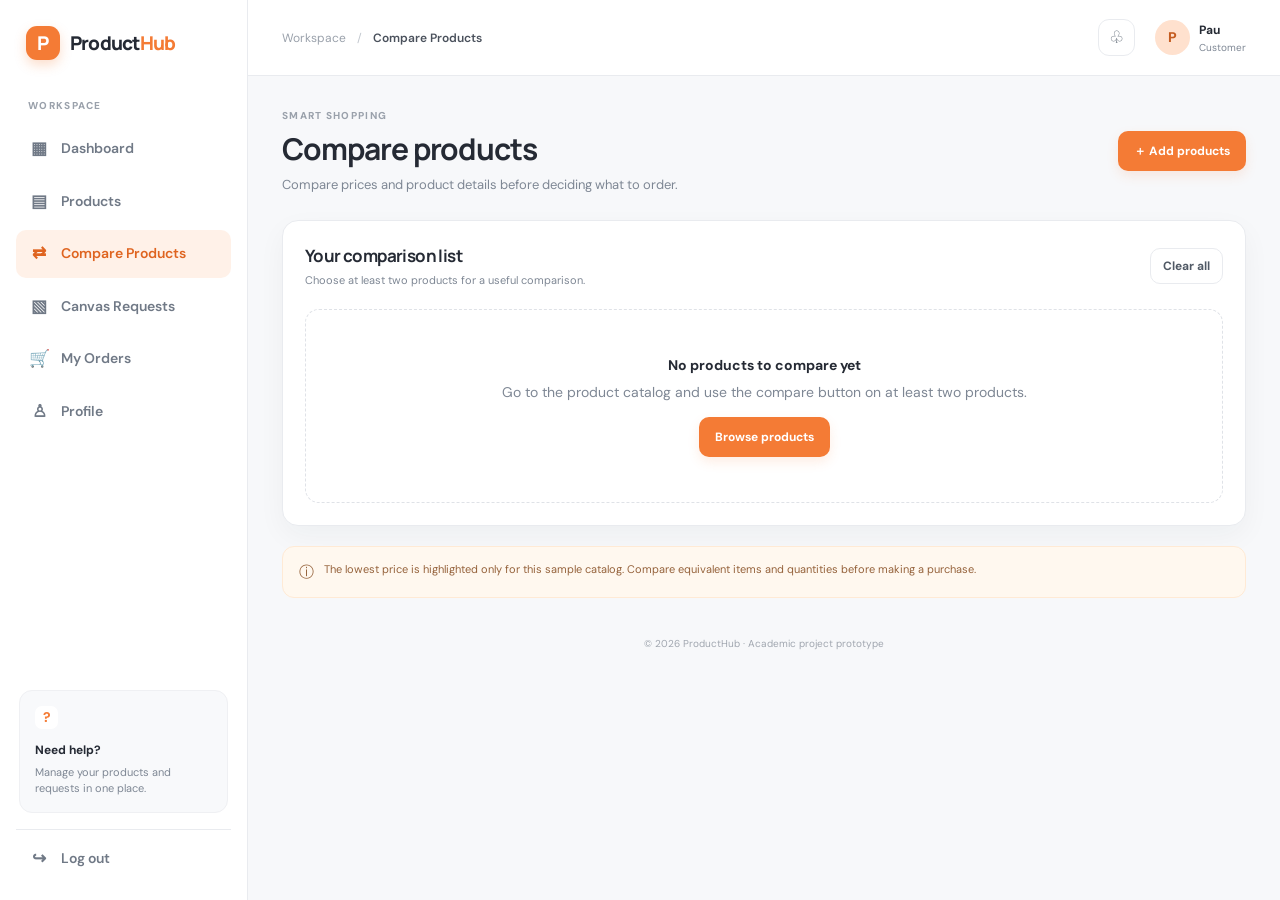
<file: compare.html>
<!DOCTYPE html>
<html lang="en"><head><meta charset="UTF-8"><meta name="viewport" content="width=device-width, initial-scale=1.0"><title>Compare Products | ProductHub</title><link rel="stylesheet" href="css/style.css"><script src="js/compare.js" defer></script><script src="js/main.js" defer></script></head>
<body data-page="compare"><div class="app-shell"><aside class="sidebar" id="sidebar"><a class="brand" href="index.html"><span class="brand-mark">P</span><span>Product<span class="brand-accent">Hub</span></span></a><div class="sidebar-label">WORKSPACE</div><nav class="nav-menu" aria-label="Main navigation"><a class="nav-link" href="index.html"><span class="nav-icon">▦</span> Dashboard</a><a class="nav-link" href="products.html"><span class="nav-icon">▤</span> Products</a><a class="nav-link active" href="compare.html"><span class="nav-icon">⇄</span> Compare Products</a><a class="nav-link" href="requests.html"><span class="nav-icon">▧</span> Canvas Requests</a><a class="nav-link" href="orders.html"><span class="nav-icon">🛒</span> My Orders</a><a class="nav-link" href="profile.html"><span class="nav-icon">♙</span> Profile</a></nav><div class="sidebar-bottom"><div class="help-card"><span class="help-icon">?</span><strong>Need help?</strong><p>Manage your products and requests in one place.</p></div><a class="nav-link logout-link" href="login.html" data-logout><span class="nav-icon">↪</span> Log out</a></div></aside><main class="main-area"><header class="topbar"><button class="icon-button menu-toggle" id="menuToggle" aria-label="Toggle navigation">☰</button><div class="breadcrumbs">Workspace <span>/</span> <strong>Compare Products</strong></div><div class="topbar-actions"><a class="icon-button" href="requests.html" aria-label="Notifications">♧</a><div class="user-mini"><div class="avatar">P</div><div><strong id="headerUser">Pau</strong><small>Customer</small></div></div></div></header><div class="page-content"><section class="welcome-row"><div><p class="eyebrow">SMART SHOPPING</p><h1>Compare products</h1><p class="muted">Compare prices and product details before deciding what to order.</p></div><a class="button button-primary" href="products.html">＋ Add products</a></section><div class="panel"><div class="panel-heading"><div><h2>Your comparison list</h2><p class="muted">Choose at least two products for a useful comparison.</p></div><button class="button button-outline button-small" id="clearCompare">Clear all</button></div><div id="comparisonContent" class="table-wrap"></div><p class="form-message" id="compareMessage" role="status"></p></div><div class="notice"><span>ⓘ</span><p>The lowest price is highlighted only for this sample catalog. Compare equivalent items and quantities before making a purchase.</p></div><footer class="footer">© 2026 ProductHub · Academic project prototype</footer></div></main></div><div class="sidebar-overlay" id="sidebarOverlay"></div><div class="toast" id="toast" role="status" aria-live="polite"></div></body></html>
</file>
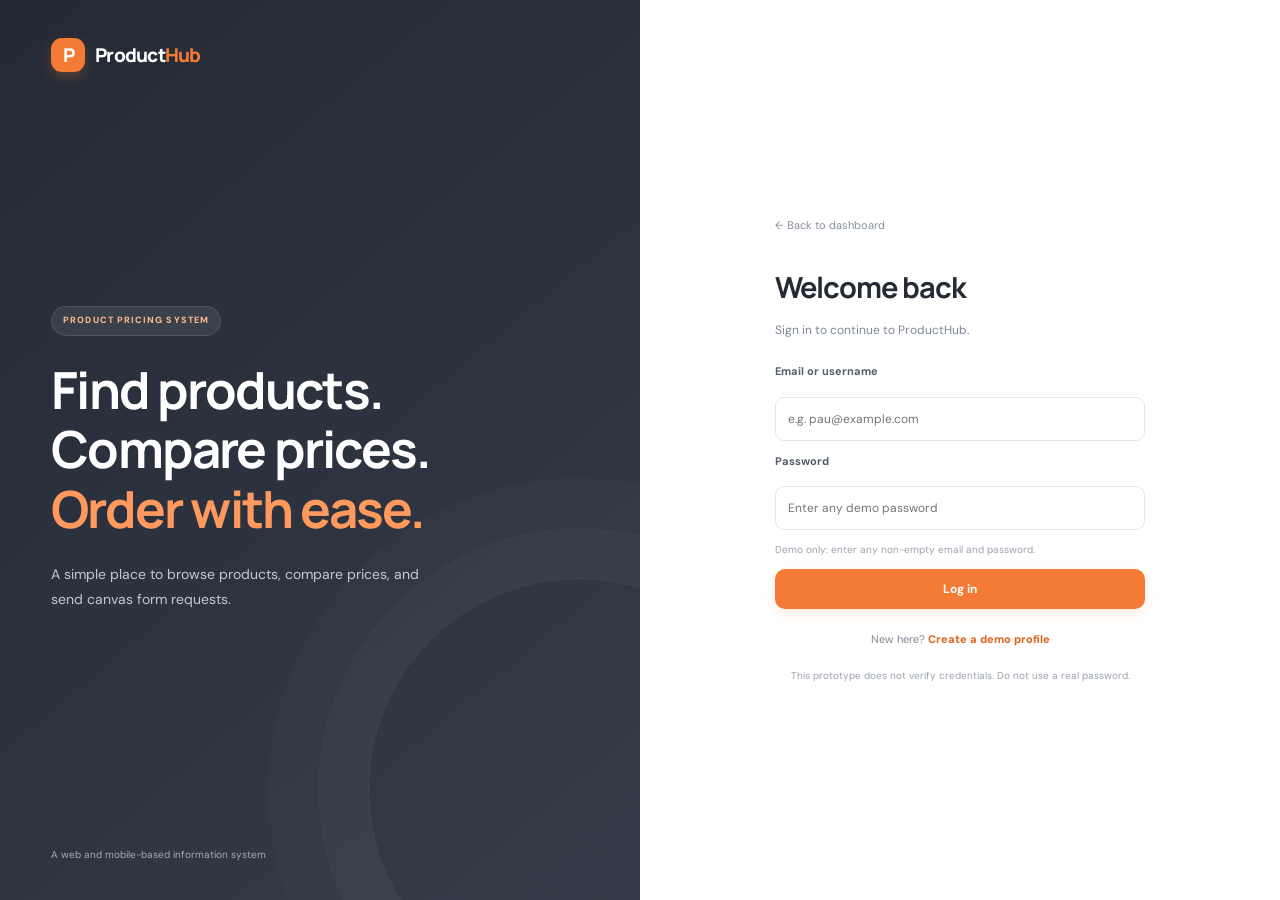
<file: login.html>
<!DOCTYPE html>
<html lang="en">
<head><meta charset="UTF-8"><meta name="viewport" content="width=device-width, initial-scale=1.0"><title>Login | ProductHub</title><link rel="stylesheet" href="css/style.css"><script src="js/main.js" defer></script></head>
<body class="auth-body" data-page="login">
  <main class="auth-layout">
    <section class="auth-visual"><a class="brand brand-light" href="index.html"><span class="brand-mark">P</span><span>Product<span class="brand-accent">Hub</span></span></a><div class="auth-message"><span class="pill">PRODUCT PRICING SYSTEM</span><h1>Find products.<br>Compare prices.<br><span>Order with ease.</span></h1><p>A simple place to browse products, compare prices, and send canvas form requests.</p></div><div class="auth-visual-foot">A web and mobile-based information system</div></section>
    <section class="auth-form-wrap"><form class="auth-form" id="loginForm"><a class="back-link" href="index.html">← Back to dashboard</a><h2>Welcome back</h2><p class="muted">Sign in to continue to ProductHub.</p><label for="loginEmail">Email or username</label><input id="loginEmail" name="email" type="text" placeholder="e.g. pau@example.com" autocomplete="username" required><label for="loginPassword">Password</label><input id="loginPassword" name="password" type="password" placeholder="Enter any demo password" autocomplete="current-password" required><p class="form-hint">Demo only: enter any non-empty email and password.</p><p class="form-message" id="loginMessage" role="status"></p><button class="button button-primary button-full" type="submit">Log in</button><p class="auth-bottom">New here? <a href="#" id="registerLink">Create a demo profile</a></p><p class="tiny-note">This prototype does not verify credentials. Do not use a real password.</p></form></section>
  </main>
</body></html>
</file>
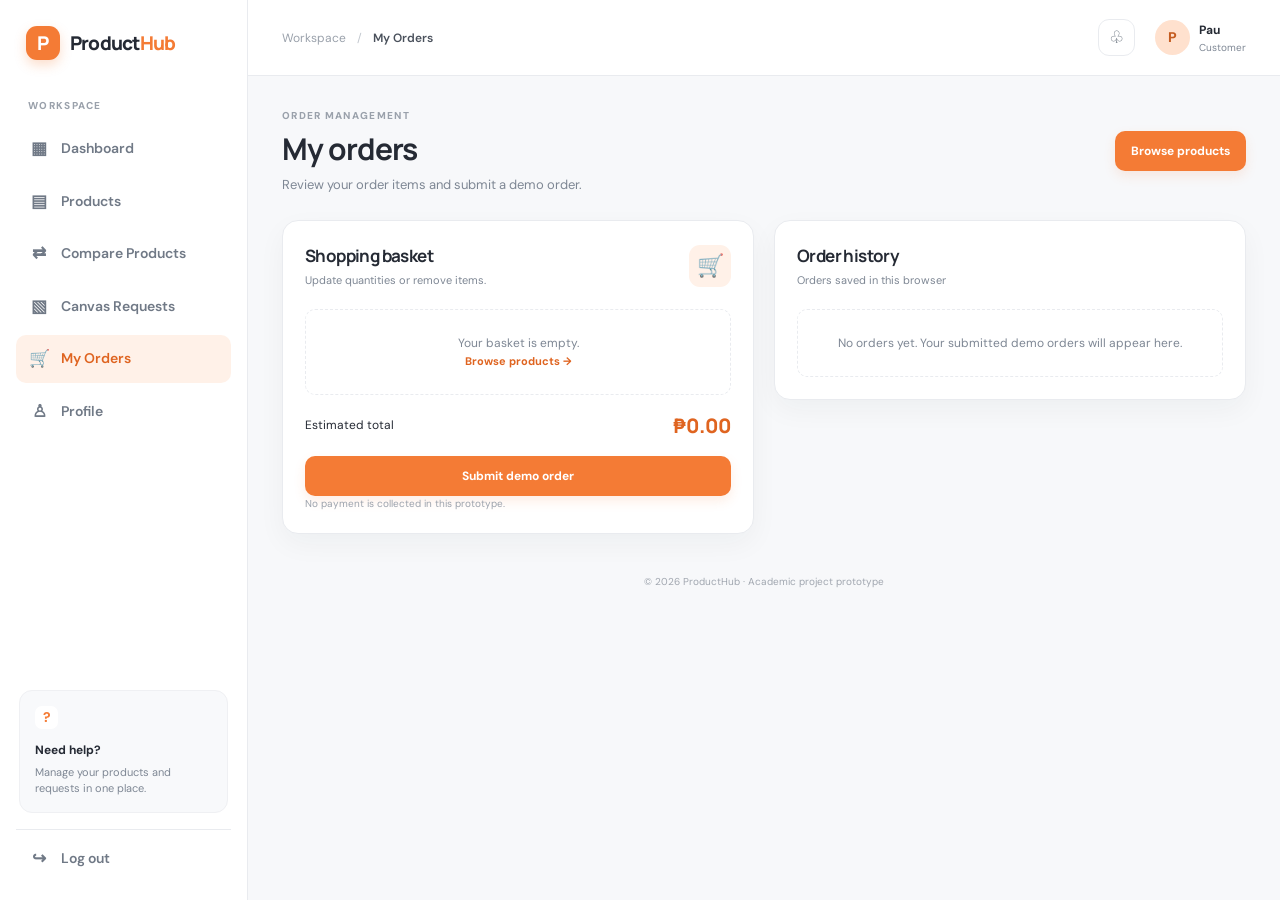
<file: orders.html>
<!DOCTYPE html>
<html lang="en"><head><meta charset="UTF-8"><meta name="viewport" content="width=device-width, initial-scale=1.0"><title>My Orders | ProductHub</title><link rel="stylesheet" href="css/style.css"><script src="js/orders.js" defer></script><script src="js/main.js" defer></script></head>
<body data-page="orders"><div class="app-shell"><aside class="sidebar" id="sidebar"><a class="brand" href="index.html"><span class="brand-mark">P</span><span>Product<span class="brand-accent">Hub</span></span></a><div class="sidebar-label">WORKSPACE</div><nav class="nav-menu" aria-label="Main navigation"><a class="nav-link" href="index.html"><span class="nav-icon">▦</span> Dashboard</a><a class="nav-link" href="products.html"><span class="nav-icon">▤</span> Products</a><a class="nav-link" href="compare.html"><span class="nav-icon">⇄</span> Compare Products</a><a class="nav-link" href="requests.html"><span class="nav-icon">▧</span> Canvas Requests</a><a class="nav-link active" href="orders.html"><span class="nav-icon">🛒</span> My Orders</a><a class="nav-link" href="profile.html"><span class="nav-icon">♙</span> Profile</a></nav><div class="sidebar-bottom"><div class="help-card"><span class="help-icon">?</span><strong>Need help?</strong><p>Manage your products and requests in one place.</p></div><a class="nav-link logout-link" href="login.html" data-logout><span class="nav-icon">↪</span> Log out</a></div></aside><main class="main-area"><header class="topbar"><button class="icon-button menu-toggle" id="menuToggle" aria-label="Toggle navigation">☰</button><div class="breadcrumbs">Workspace <span>/</span> <strong>My Orders</strong></div><div class="topbar-actions"><a class="icon-button" href="requests.html" aria-label="Notifications">♧</a><div class="user-mini"><div class="avatar">P</div><div><strong id="headerUser">Pau</strong><small>Customer</small></div></div></div></header><div class="page-content"><section class="welcome-row"><div><p class="eyebrow">ORDER MANAGEMENT</p><h1>My orders</h1><p class="muted">Review your order items and submit a demo order.</p></div><a class="button button-primary" href="products.html">Browse products</a></section><div class="two-column-layout"><section class="panel"><div class="panel-heading"><div><h2>Shopping basket</h2><p class="muted">Update quantities or remove items.</p></div><span class="cart-symbol">🛒</span></div><div id="cartItems"></div><div class="cart-total"><span>Estimated total</span><strong id="cartTotal">₱0.00</strong></div><button class="button button-primary button-full" id="submitOrder">Submit demo order</button><p class="form-message" id="orderMessage" role="status"></p><p class="tiny-note">No payment is collected in this prototype.</p></section><section class="panel"><div class="panel-heading"><div><h2>Order history</h2><p class="muted">Orders saved in this browser</p></div></div><div id="orderHistory" class="request-list"></div></section></div><footer class="footer">© 2026 ProductHub · Academic project prototype</footer></div></main></div><div class="sidebar-overlay" id="sidebarOverlay"></div><div class="toast" id="toast" role="status" aria-live="polite"></div></body></html>
</file>
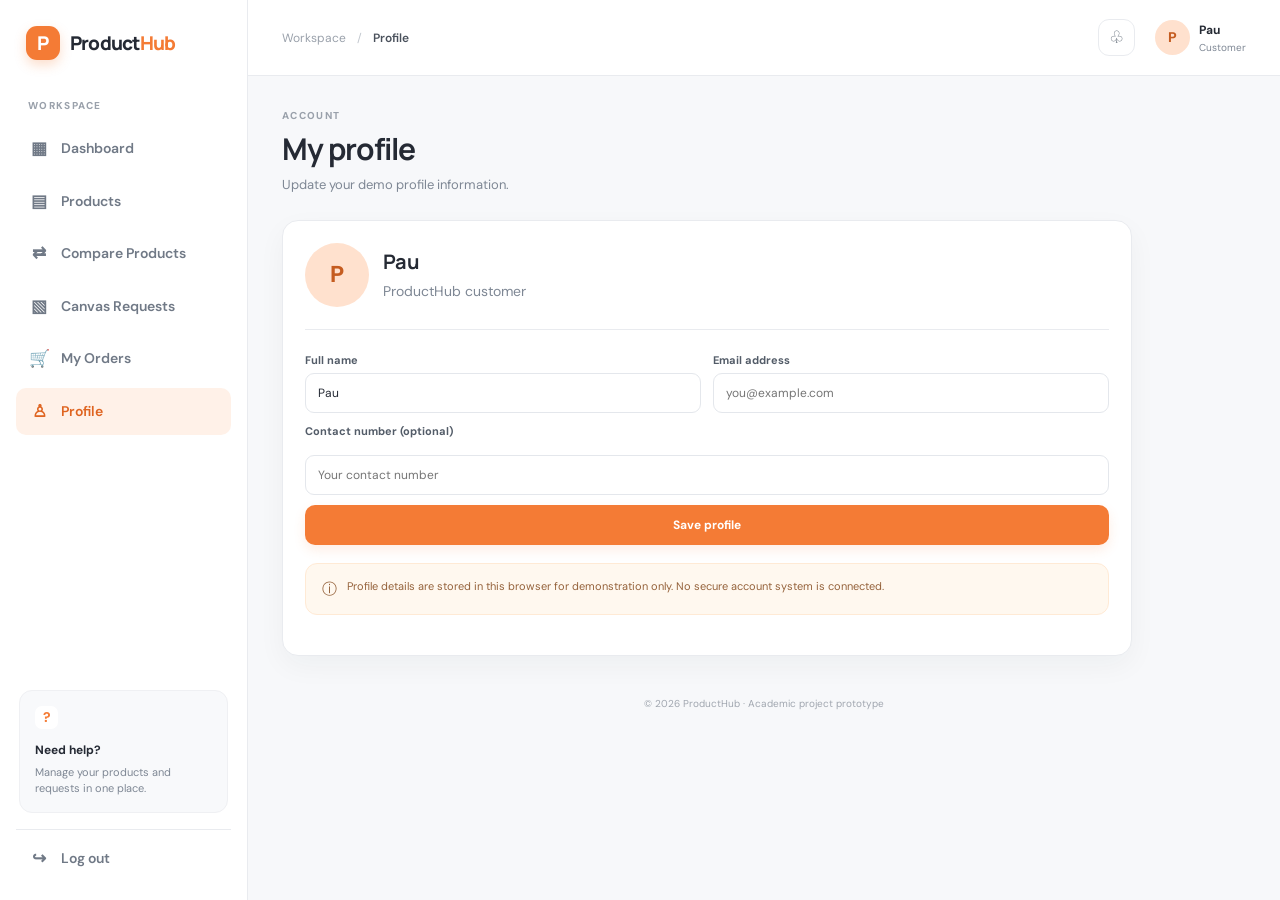
<file: profile.html>
<!DOCTYPE html>
<html lang="en"><head><meta charset="UTF-8"><meta name="viewport" content="width=device-width, initial-scale=1.0"><title>Profile | ProductHub</title><link rel="stylesheet" href="css/style.css"><script src="js/main.js" defer></script></head>
<body data-page="profile"><div class="app-shell"><aside class="sidebar" id="sidebar"><a class="brand" href="index.html"><span class="brand-mark">P</span><span>Product<span class="brand-accent">Hub</span></span></a><div class="sidebar-label">WORKSPACE</div><nav class="nav-menu" aria-label="Main navigation"><a class="nav-link" href="index.html"><span class="nav-icon">▦</span> Dashboard</a><a class="nav-link" href="products.html"><span class="nav-icon">▤</span> Products</a><a class="nav-link" href="compare.html"><span class="nav-icon">⇄</span> Compare Products</a><a class="nav-link" href="requests.html"><span class="nav-icon">▧</span> Canvas Requests</a><a class="nav-link" href="orders.html"><span class="nav-icon">🛒</span> My Orders</a><a class="nav-link active" href="profile.html"><span class="nav-icon">♙</span> Profile</a></nav><div class="sidebar-bottom"><div class="help-card"><span class="help-icon">?</span><strong>Need help?</strong><p>Manage your products and requests in one place.</p></div><a class="nav-link logout-link" href="login.html" data-logout><span class="nav-icon">↪</span> Log out</a></div></aside><main class="main-area"><header class="topbar"><button class="icon-button menu-toggle" id="menuToggle" aria-label="Toggle navigation">☰</button><div class="breadcrumbs">Workspace <span>/</span> <strong>Profile</strong></div><div class="topbar-actions"><a class="icon-button" href="requests.html" aria-label="Notifications">♧</a><div class="user-mini"><div class="avatar" id="headerAvatar">P</div><div><strong id="headerUser">Pau</strong><small>Customer</small></div></div></div></header><div class="page-content"><section class="welcome-row"><div><p class="eyebrow">ACCOUNT</p><h1>My profile</h1><p class="muted">Update your demo profile information.</p></div></section><section class="panel profile-panel"><div class="profile-hero"><div class="avatar avatar-large" id="profileAvatar">P</div><div><h2 id="profileDisplayName">Pau</h2><p class="muted">ProductHub customer</p></div></div><form id="profileForm" class="stack-form"><div class="form-row"><div><label for="profileName">Full name</label><input id="profileName" name="name" required placeholder="Your name"></div><div><label for="profileEmail">Email address</label><input id="profileEmail" name="email" type="email" required placeholder="you@example.com"></div></div><label for="profileContact">Contact number (optional)</label><input id="profileContact" name="contact" placeholder="Your contact number"><p class="form-message" id="profileMessage" role="status"></p><button class="button button-primary" type="submit">Save profile</button></form><div class="notice"><span>ⓘ</span><p>Profile details are stored in this browser for demonstration only. No secure account system is connected.</p></div></section><footer class="footer">© 2026 ProductHub · Academic project prototype</footer></div></main></div><div class="sidebar-overlay" id="sidebarOverlay"></div></body></html>
</file>
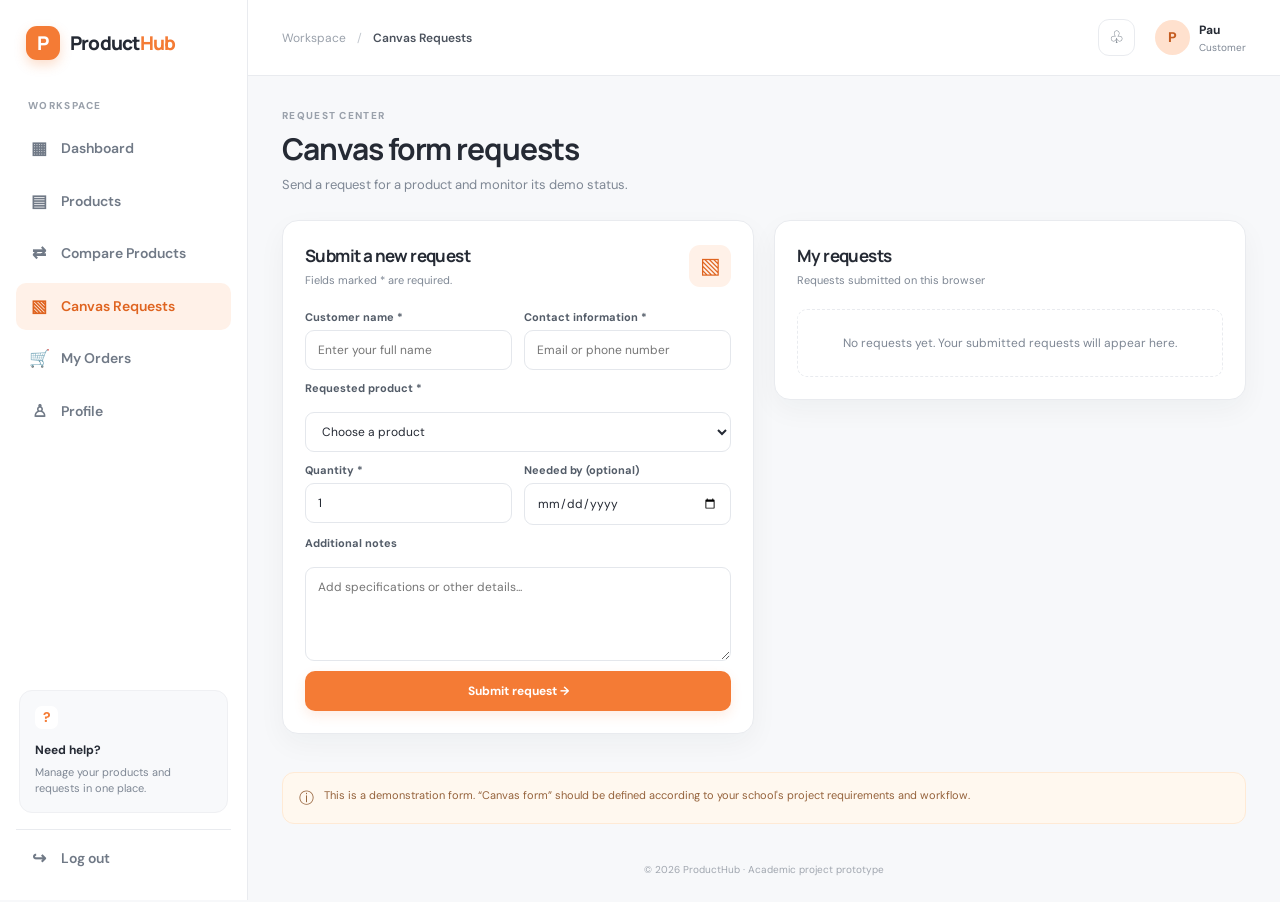
<file: requests.html>
<!DOCTYPE html>
<html lang="en"><head><meta charset="UTF-8"><meta name="viewport" content="width=device-width, initial-scale=1.0"><title>Canvas Requests | ProductHub</title><link rel="stylesheet" href="css/style.css"><script src="js/orders.js" defer></script><script src="js/main.js" defer></script></head>
<body data-page="requests"><div class="app-shell"><aside class="sidebar" id="sidebar"><a class="brand" href="index.html"><span class="brand-mark">P</span><span>Product<span class="brand-accent">Hub</span></span></a><div class="sidebar-label">WORKSPACE</div><nav class="nav-menu" aria-label="Main navigation"><a class="nav-link" href="index.html"><span class="nav-icon">▦</span> Dashboard</a><a class="nav-link" href="products.html"><span class="nav-icon">▤</span> Products</a><a class="nav-link" href="compare.html"><span class="nav-icon">⇄</span> Compare Products</a><a class="nav-link active" href="requests.html"><span class="nav-icon">▧</span> Canvas Requests</a><a class="nav-link" href="orders.html"><span class="nav-icon">🛒</span> My Orders</a><a class="nav-link" href="profile.html"><span class="nav-icon">♙</span> Profile</a></nav><div class="sidebar-bottom"><div class="help-card"><span class="help-icon">?</span><strong>Need help?</strong><p>Manage your products and requests in one place.</p></div><a class="nav-link logout-link" href="login.html" data-logout><span class="nav-icon">↪</span> Log out</a></div></aside><main class="main-area"><header class="topbar"><button class="icon-button menu-toggle" id="menuToggle" aria-label="Toggle navigation">☰</button><div class="breadcrumbs">Workspace <span>/</span> <strong>Canvas Requests</strong></div><div class="topbar-actions"><a class="icon-button" href="requests.html" aria-label="Notifications">♧</a><div class="user-mini"><div class="avatar">P</div><div><strong id="headerUser">Pau</strong><small>Customer</small></div></div></div></header><div class="page-content"><section class="welcome-row"><div><p class="eyebrow">REQUEST CENTER</p><h1>Canvas form requests</h1><p class="muted">Send a request for a product and monitor its demo status.</p></div></section><div class="two-column-layout"><section class="panel"><div class="panel-heading"><div><h2>Submit a new request</h2><p class="muted">Fields marked * are required.</p></div><span class="form-icon">▧</span></div><form id="requestForm" class="stack-form"><div class="form-row"><div><label for="requestName">Customer name *</label><input id="requestName" name="name" required placeholder="Enter your full name"></div><div><label for="requestContact">Contact information *</label><input id="requestContact" name="contact" required placeholder="Email or phone number"></div></div><label for="requestProduct">Requested product *</label><select id="requestProduct" name="product" required><option value="">Choose a product</option></select><div class="form-row"><div><label for="requestQuantity">Quantity *</label><input id="requestQuantity" name="quantity" type="number" min="1" max="999" value="1" required></div><div><label for="requestDate">Needed by (optional)</label><input id="requestDate" name="date" type="date"></div></div><label for="requestNotes">Additional notes</label><textarea id="requestNotes" name="notes" rows="4" placeholder="Add specifications or other details..."></textarea><p class="form-message" id="requestMessage" role="status"></p><button class="button button-primary" type="submit">Submit request →</button></form></section><section class="panel"><div class="panel-heading"><div><h2>My requests</h2><p class="muted">Requests submitted on this browser</p></div></div><div id="requestList" class="request-list"></div></section></div><div class="notice"><span>ⓘ</span><p>This is a demonstration form. “Canvas form” should be defined according to your school's project requirements and workflow.</p></div><footer class="footer">© 2026 ProductHub · Academic project prototype</footer></div></main></div><div class="sidebar-overlay" id="sidebarOverlay"></div><div class="toast" id="toast" role="status" aria-live="polite"></div></body></html>
</file>
<file: css/style.css>
@import url('https://fonts.googleapis.com/css2?family=DM+Sans:wght@400;500;600;700&family=Manrope:wght@400;500;600;700;800&display=swap');
:root{--orange:#f47b35;--orange-dark:#df6420;--orange-pale:#fff1e8;--ink:#252a34;--muted:#7e8794;--line:#e9ebef;--bg:#f7f8fa;--white:#fff;--green:#2f9b65;--shadow:0 10px 28px rgba(30,39,53,.045);--radius:16px}
*{box-sizing:border-box}body{margin:0;background:var(--bg);color:var(--ink);font-family:'DM Sans',Arial,sans-serif;font-size:14px;line-height:1.5}a{color:inherit;text-decoration:none}button,input,select,textarea{font:inherit}button,a,select{ -webkit-tap-highlight-color:transparent}button{cursor:pointer}h1,h2,h3,p{margin-top:0}h1,h2,h3{font-family:Manrope,'DM Sans',sans-serif;letter-spacing:-.035em}h1{font-size:30px;line-height:1.2;margin-bottom:8px}h2{font-size:17px;margin-bottom:4px}p{margin-bottom:0}.muted{color:var(--muted)}.eyebrow,.sidebar-label{font-size:10px;letter-spacing:.13em;font-weight:800;color:#9aa1ab;margin:0 0 8px}.app-shell{min-height:100vh}.sidebar{width:248px;background:#fff;border-right:1px solid var(--line);position:fixed;inset:0 auto 0 0;z-index:20;display:flex;flex-direction:column;padding:26px 16px 18px}.brand{display:flex;align-items:center;gap:10px;font-family:Manrope,sans-serif;font-weight:800;font-size:19px;letter-spacing:-.04em;padding:0 10px 38px}.brand-mark{width:34px;height:34px;display:grid;place-items:center;border-radius:11px;background:var(--orange);color:#fff;font-weight:800;box-shadow:0 5px 12px #f47b3540}.brand-accent{color:var(--orange)}.sidebar-label{padding:0 12px;margin-bottom:12px}.nav-menu{display:grid;gap:5px}.nav-link{display:flex;align-items:center;gap:12px;padding:11px 13px;border-radius:10px;color:#707986;font-weight:600;transition:background .15s,color .15s}.nav-link:hover{background:#f8f8fa;color:var(--ink)}.nav-link.active{background:var(--orange-pale);color:var(--orange-dark)}.nav-icon{width:20px;text-align:center;font-size:17px}.sidebar-bottom{margin-top:auto}.help-card{background:#f8f9fb;border:1px solid #eff0f3;border-radius:13px;padding:15px;margin:16px 3px 16px}.help-icon{width:23px;height:23px;display:grid;place-items:center;border-radius:7px;background:#fff;color:var(--orange);font-weight:800;margin-bottom:10px}.help-card strong{font-size:12px}.help-card p{font-size:11px;color:var(--muted);margin-top:4px}.logout-link{border-top:1px solid var(--line);border-radius:0;padding-top:16px}.main-area{margin-left:248px;min-height:100vh}.topbar{height:76px;background:rgba(255,255,255,.92);border-bottom:1px solid var(--line);display:flex;align-items:center;justify-content:space-between;padding:0 34px;position:sticky;top:0;z-index:10;backdrop-filter:blur(12px)}.breadcrumbs{color:#9aa1ab;font-size:12px}.breadcrumbs span{padding:0 8px;color:#c2c7ce}.breadcrumbs strong{color:#4a515c;font-weight:600}.topbar-actions{display:flex;align-items:center;gap:20px}.icon-button{display:inline-grid;place-items:center;width:37px;height:37px;border:1px solid var(--line);border-radius:11px;background:#fff;color:#636d79;font-size:17px}.icon-button:hover{border-color:#f5c5a9;color:var(--orange-dark)}.menu-toggle{display:none}.user-mini{display:flex;align-items:center;gap:9px}.user-mini strong,.user-mini small{display:block}.user-mini strong{font-size:12px}.user-mini small{font-size:10px;color:var(--muted);margin-top:1px}.avatar{width:35px;height:35px;border-radius:50%;background:#ffe1ce;color:#c55c20;display:grid;place-items:center;font-weight:800}.page-content{max-width:1450px;margin:0 auto;padding:32px 34px 20px}.welcome-row{display:flex;justify-content:space-between;align-items:center;gap:20px;margin-bottom:25px}.welcome-row .muted{font-size:13px}.button{border:0;display:inline-flex;align-items:center;justify-content:center;gap:8px;padding:11px 16px;border-radius:10px;font-weight:700;font-size:12px;transition:transform .15s,background .15s}.button:hover{transform:translateY(-1px)}.button-primary{background:var(--orange);color:#fff;box-shadow:0 5px 12px #f47b3522}.button-primary:hover{background:var(--orange-dark)}.button-outline{background:#fff;border:1px solid var(--line);color:#505965}.button-small{padding:8px 12px}.button-full{width:100%}.count-badge{background:var(--orange-pale);color:var(--orange-dark);padding:2px 7px;border-radius:8px}.stats-grid{display:grid;grid-template-columns:repeat(4,minmax(0,1fr));gap:16px;margin-bottom:22px}.stat-card,.panel{background:#fff;border:1px solid var(--line);border-radius:var(--radius);box-shadow:var(--shadow)}.stat-card{padding:19px}.stat-top{display:flex;align-items:center;justify-content:space-between;margin-bottom:15px}.stat-icon,.action-icon{width:37px;height:37px;border-radius:11px;display:grid;place-items:center;font-size:17px}.orange{background:#fff0e6;color:#e87530}.green{background:#e6f7ed;color:#278e59}.purple{background:#f1eaff;color:#8055bf}.blue{background:#e8f1ff;color:#4679ce}.stat-trend{font-size:10px;color:#929aa5;background:#f7f8fa;padding:5px 8px;border-radius:7px}.stat-card p{font-size:12px;color:#737d89;margin-bottom:5px}.stat-card>strong{font:800 27px Manrope,sans-serif;letter-spacing:-.04em;display:block;margin-bottom:5px}.stat-card small{font-size:10px;color:#a0a6af}.content-grid{display:grid;grid-template-columns:1.15fr .85fr;gap:20px}.panel{padding:22px;margin-bottom:20px;min-width:0}.panel-heading{display:flex;align-items:center;justify-content:space-between;gap:12px;margin-bottom:20px}.panel-heading .muted{font-size:11px;margin-top:4px}.text-link{font-size:11px;color:var(--orange-dark);font-weight:700;white-space:nowrap}.mini-product-list{display:grid}.mini-product{display:flex;align-items:center;gap:12px;padding:11px 0;border-bottom:1px solid #f0f1f3}.mini-product:last-child{border-bottom:0}.mini-product img{width:47px;height:47px;border-radius:11px;object-fit:cover;background:#f5f6f8}.mini-product-info{min-width:0;flex:1}.mini-product-info strong,.mini-product-info small{display:block}.mini-product-info strong{font-size:12px}.mini-product-info small{font-size:10px;color:var(--muted);margin-top:3px}.price{font-weight:800;color:var(--orange-dark);white-space:nowrap}.action-row{display:flex;align-items:center;gap:12px;padding:13px 0;border-bottom:1px solid #f0f1f3}.action-row:last-child{border-bottom:0}.action-icon{flex:none}.action-row>span:nth-child(2){flex:1}.action-row strong,.action-row small{display:block}.action-row strong{font-size:12px}.action-row small{font-size:10px;color:var(--muted);margin-top:3px}.action-row>b{color:#aab0b8;font-size:18px;font-weight:400}.notice{display:flex;gap:10px;align-items:flex-start;padding:14px 16px;border-radius:12px;background:#fff8ef;border:1px solid #ffead5;color:#95623b;font-size:11px;margin:18px 0}.notice>span{font-size:15px}.notice p{line-height:1.6}.footer{color:#a0a6af;font-size:10px;text-align:center;padding:20px 0 5px}.catalog-toolbar{display:flex;gap:12px;margin-bottom:20px}.search-box{display:flex;align-items:center;gap:9px;background:#fff;border:1px solid var(--line);border-radius:10px;padding:0 13px;flex:1;min-width:160px;color:#a1a7b0}.search-box input{border:0;outline:0;background:transparent;width:100%;height:42px;color:var(--ink)}select,input,textarea{border:1px solid #e4e7ec;border-radius:9px;padding:10px 12px;background:#fff;color:var(--ink);outline:none;min-width:0}select:focus,input:focus,textarea:focus{border-color:#f3a577;box-shadow:0 0 0 3px #f47b3518}.catalog-toolbar select{min-width:150px;font-size:11px}.product-grid{display:grid;grid-template-columns:repeat(4,minmax(0,1fr));gap:16px}.product-card{background:#fff;border:1px solid var(--line);border-radius:15px;overflow:hidden;transition:transform .18s,box-shadow .18s;min-width:0}.product-card:hover{transform:translateY(-3px);box-shadow:0 12px 25px #252a3410}.product-image-wrap{height:165px;background:#f4f5f7;position:relative;overflow:hidden}.product-image{width:100%;height:100%;object-fit:cover;display:block}.product-tag{position:absolute;top:10px;left:10px;background:#fff;border-radius:6px;padding:5px 7px;font-size:9px;font-weight:800;color:#6d7580}.product-card-body{padding:14px}.product-category{font-size:9px;color:#9ca3ad;text-transform:uppercase;letter-spacing:.08em}.product-card h3{font-size:13px;line-height:1.4;margin:5px 0 7px;min-height:36px}.product-description{font-size:10px;color:var(--muted);line-height:1.5;min-height:30px}.product-price-row{display:flex;align-items:center;justify-content:space-between;gap:5px;margin:12px 0}.product-price{font:800 17px Manrope,sans-serif;color:var(--orange-dark)}.stock{font-size:9px;color:var(--green);background:#eaf8ef;padding:4px 6px;border-radius:6px}.stock.out{color:#b94a48;background:#fff0ef}.product-actions{display:flex;gap:7px}.product-actions .button{flex:1;padding:9px 6px;font-size:10px}.product-actions .button-outline{padding:8px 5px}.empty-state{grid-column:1/-1;padding:45px 15px;text-align:center;background:#fff;border:1px dashed #dfe2e7;border-radius:14px;color:var(--muted)}.empty-state strong{display:block;color:var(--ink);margin-bottom:6px}.modal-backdrop{position:fixed;inset:0;z-index:50;background:#171b22a8;display:grid;place-items:center;padding:20px}.modal-backdrop[hidden]{display:none}.product-modal{max-width:760px;width:100%;max-height:90vh;overflow:auto;position:relative;padding:28px}.modal-close{position:absolute;right:14px;top:12px;border:0;background:#f5f6f8;width:32px;height:32px;border-radius:50%;font-size:22px}.detail-layout{display:grid;grid-template-columns:1fr 1fr;gap:25px;align-items:center}.detail-layout img{width:100%;aspect-ratio:1/1;object-fit:cover;border-radius:13px;background:#f4f5f7}.detail-layout h2{font-size:24px;margin:8px 0}.detail-layout .product-price{font-size:25px;margin:12px 0}.detail-layout p{color:var(--muted);line-height:1.7}.detail-meta{display:grid;gap:8px;margin:18px 0;font-size:12px}.detail-meta span{color:var(--muted)}.detail-actions{display:flex;gap:9px;flex-wrap:wrap}.toast{position:fixed;bottom:22px;right:22px;z-index:70;background:#252a34;color:#fff;padding:12px 17px;border-radius:10px;box-shadow:0 8px 25px #0002;font-size:12px;opacity:0;transform:translateY(8px);pointer-events:none;transition:.2s}.toast.show{opacity:1;transform:translateY(0)}.table-wrap{overflow-x:auto}.compare-table{width:100%;border-collapse:collapse;min-width:560px}.compare-table th,.compare-table td{padding:14px 15px;border-bottom:1px solid var(--line);text-align:left;font-size:12px}.compare-table th{background:#fafbfc;color:#69727e;font-size:10px;text-transform:uppercase;letter-spacing:.06em}.compare-table td:first-child{font-weight:700;color:#737d89;width:140px}.compare-table .lowest{color:#1e9157;font-weight:800;background:#f0fbf4}.compare-product-head{min-width:135px}.compare-product-head img{width:65px;height:60px;object-fit:cover;border-radius:9px;display:block;margin-bottom:8px}.compare-product-head strong{display:block;margin-bottom:5px}.remove-compare{border:0;background:transparent;color:#bd5b4e;font-size:10px;padding:0}.two-column-layout{display:grid;grid-template-columns:1fr 1fr;gap:20px;align-items:start}.stack-form{display:grid;gap:10px}.stack-form label,.auth-form label{display:block;font-size:11px;font-weight:700;color:#535c68;margin-bottom:5px}.stack-form input,.stack-form select,.stack-form textarea{width:100%;font-size:12px}.stack-form textarea{resize:vertical}.form-row{display:grid;grid-template-columns:1fr 1fr;gap:12px}.form-message{font-size:11px;color:#b5483e;min-height:0}.form-message:empty{display:none}.form-message.success{color:#258452}.form-icon,.cart-symbol{font-size:22px;background:var(--orange-pale);color:var(--orange-dark);border-radius:11px;width:42px;height:42px;display:grid;place-items:center}.request-list{display:grid;gap:10px}.request-item{border:1px solid #edf0f3;border-radius:11px;padding:13px}.request-item-top{display:flex;justify-content:space-between;gap:10px;align-items:start}.request-item strong{font-size:12px}.request-item p{font-size:10px;color:var(--muted);margin-top:5px;line-height:1.5}.status-pill{font-size:9px;font-weight:800;padding:5px 7px;border-radius:7px;background:#fff2d9;color:#9a6b16;white-space:nowrap}.status-pill.complete{background:#e8f8ef;color:#258452}.status-pill.processing{background:#eaf2ff;color:#3869b2}.empty-list{text-align:center;padding:24px 10px;color:var(--muted);font-size:12px;border:1px dashed var(--line);border-radius:10px}.cart-line{display:flex;align-items:center;gap:10px;padding:12px 0;border-bottom:1px solid #eff0f2}.cart-line img{width:50px;height:50px;object-fit:cover;border-radius:9px}.cart-line-info{flex:1;min-width:0}.cart-line-info strong,.cart-line-info small{display:block}.cart-line-info strong{font-size:11px}.cart-line-info small{font-size:10px;color:var(--muted);margin-top:3px}.quantity-control{display:flex;align-items:center;gap:7px}.quantity-control button{border:1px solid var(--line);background:#fff;border-radius:6px;width:24px;height:24px}.quantity-control span{font-size:11px;min-width:12px;text-align:center}.remove-line{border:0;background:transparent;color:#b84b42;font-size:17px}.cart-total{display:flex;justify-content:space-between;align-items:center;padding:17px 0;font-size:12px}.cart-total strong{font:800 20px Manrope,sans-serif;color:var(--orange-dark)}.tiny-note,.form-hint{font-size:10px;color:#9ba2ac;line-height:1.5}.profile-panel{max-width:850px}.profile-hero{display:flex;align-items:center;gap:14px;padding-bottom:22px;margin-bottom:22px;border-bottom:1px solid var(--line)}.profile-hero h2{font-size:20px}.avatar-large{width:64px;height:64px;font-size:23px}.auth-body{background:#fff;min-height:100vh}.auth-layout{min-height:100vh;display:grid;grid-template-columns:1fr 1fr}.auth-visual{background:linear-gradient(140deg,#242a35,#343c49);color:#fff;padding:38px 8%;display:flex;flex-direction:column;justify-content:space-between;position:relative;overflow:hidden}.auth-visual:after{content:"";position:absolute;width:420px;height:420px;border:1px solid #ffffff12;border-radius:50%;right:-150px;bottom:-100px;box-shadow:0 0 0 50px #ffffff06,0 0 0 100px #ffffff04}.brand-light{color:#fff;padding:0}.auth-message{position:relative;z-index:1;max-width:500px}.pill{display:inline-block;background:#ffffff15;color:#ffb98e;border:1px solid #ffffff1b;border-radius:30px;padding:7px 11px;font-size:9px;font-weight:800;letter-spacing:.12em}.auth-message h1{font-size:clamp(34px,4vw,54px);line-height:1.16;margin:24px 0}.auth-message h1 span{color:#ff995d}.auth-message p{color:#c3c9d2;max-width:390px;line-height:1.8}.auth-visual-foot{color:#a4acb8;font-size:10px;position:relative;z-index:1}.auth-form-wrap{display:grid;place-items:center;padding:35px}.auth-form{width:min(100%,370px);display:grid;gap:12px}.auth-form h2{font-size:29px;margin:20px 0 0}.auth-form>.muted{font-size:12px;margin-bottom:12px}.auth-form input{width:100%;height:44px;font-size:12px}.auth-form .back-link{font-size:11px;color:#858e9a}.auth-bottom{text-align:center;font-size:11px;color:var(--muted);margin-top:10px}.auth-bottom a{color:var(--orange-dark);font-weight:800}.auth-form .tiny-note{margin-top:8px;text-align:center}.sidebar-overlay{display:none}
@media(max-width:1200px){.stats-grid{grid-template-columns:repeat(2,minmax(0,1fr))}.product-grid{grid-template-columns:repeat(3,minmax(0,1fr))}.page-content{padding:27px 25px}.topbar{padding:0 25px}}
@media(max-width:900px){.sidebar{transform:translateX(-100%);transition:transform .22s;box-shadow:10px 0 35px #0000}.sidebar.open{transform:translateX(0);box-shadow:10px 0 35px #171b2220}.sidebar-overlay.show{display:block;position:fixed;inset:0;background:#15192270;z-index:15}.main-area{margin-left:0}.menu-toggle{display:inline-grid}.topbar{justify-content:flex-start;gap:14px}.breadcrumbs{flex:1}.content-grid,.two-column-layout{grid-template-columns:1fr}.product-grid{grid-template-columns:repeat(3,minmax(0,1fr))}.auth-layout{grid-template-columns:.8fr 1.2fr}.auth-visual{padding:30px 7%}}
@media(max-width:650px){h1{font-size:26px}.page-content{padding:23px 15px}.topbar{height:64px;padding:0 15px;gap:10px}.topbar-actions{gap:9px}.topbar-actions>.icon-button{display:none}.user-mini small{display:none}.welcome-row{align-items:flex-start;flex-direction:column}.welcome-row>.button{align-self:stretch}.stats-grid{gap:10px}.stat-card{padding:14px}.stat-card>strong{font-size:23px}.stat-card p{font-size:11px}.stat-card small{font-size:9px}.content-grid{gap:0}.panel{padding:17px;margin-bottom:15px}.catalog-toolbar{flex-wrap:wrap}.search-box{flex-basis:100%}.catalog-toolbar select{flex:1;min-width:0;width:50%}.product-grid{grid-template-columns:repeat(2,minmax(0,1fr));gap:10px}.product-image-wrap{height:135px}.product-card-body{padding:11px}.product-card h3{font-size:12px}.product-price{font-size:15px}.product-actions{flex-wrap:wrap}.product-actions .button{font-size:9px}.form-row{grid-template-columns:1fr;gap:10px}.detail-layout{grid-template-columns:1fr}.detail-layout img{max-height:230px}.product-modal{padding:20px}.auth-layout{grid-template-columns:1fr}.auth-visual{min-height:280px;padding:25px}.auth-message h1{font-size:34px;margin:15px 0}.auth-message p{font-size:12px}.auth-visual-foot{margin-top:25px}.auth-form-wrap{padding:35px 24px}.auth-form h2{font-size:26px}.user-mini{gap:6px}.avatar{width:31px;height:31px}.breadcrumbs{font-size:10px}.breadcrumbs span{padding:0 4px}}
@media(prefers-reduced-motion:reduce){*,*:before,*:after{scroll-behavior:auto!important;transition:none!important;animation:none!important}}
</file>
